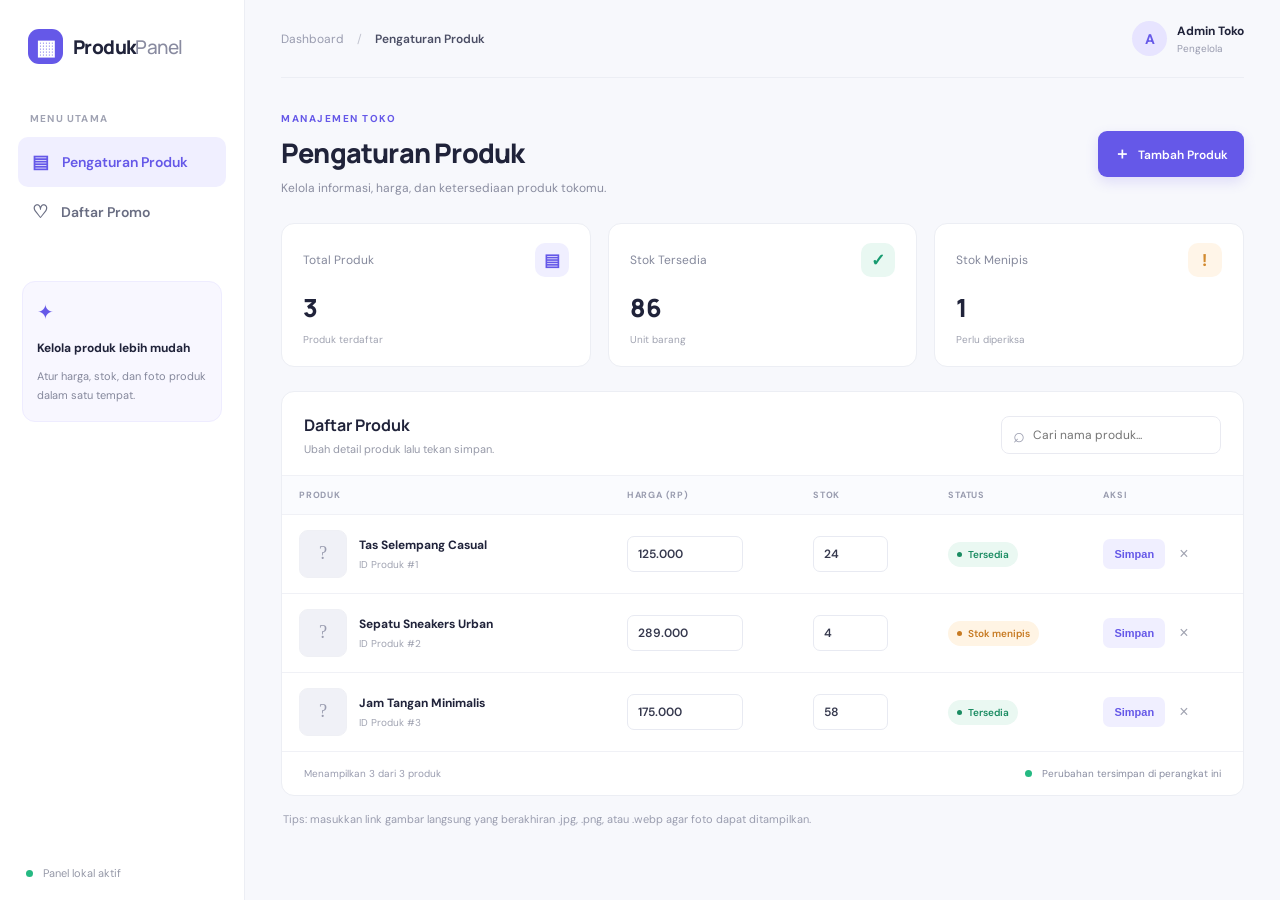
<file: index.html>
<!DOCTYPE html>
<html lang="id">
<head>
  <meta charset="UTF-8">
  <meta name="viewport" content="width=device-width, initial-scale=1.0">
  <title>Pengaturan Produk</title>
  <link rel="stylesheet" href="style.css">
</head>
<body>
  <div class="app-shell">
    <aside class="sidebar">
      <div class="brand"><span class="brand-icon">▦</span><span>Produk<span class="brand-light">Panel</span></span></div>
      <div class="nav-label">MENU UTAMA</div>
      <a class="nav-item active" href="index.html"><span>▤</span> Pengaturan Produk</a>
      <a class="nav-item" href="promo.html"><span>♡</span> Daftar Promo</a>
      <div class="sidebar-note"><div class="note-icon">✦</div><strong>Kelola produk lebih mudah</strong><p>Atur harga, stok, dan foto produk dalam satu tempat.</p></div>
      <div class="sidebar-footer"><span class="status-dot"></span> Panel lokal aktif</div>
    </aside>

    <main class="main-content">
      <header class="topbar">
        <div class="mobile-brand">▦ ProdukPanel</div>
        <div class="breadcrumb">Dashboard <span>/</span> <strong>Pengaturan Produk</strong></div>
        <div class="profile"><div class="avatar">A</div><div><strong>Admin Toko</strong><small>Pengelola</small></div></div>
      </header>
      <nav class="mobile-nav" aria-label="Navigasi utama">
        <a class="mobile-nav-item active" href="index.html"><span>▤</span> Pengaturan Produk</a>
        <a class="mobile-nav-item " href="promo.html"><span>♡</span> Daftar Promo</a>
      </nav>

      <section class="page-heading">
        <div><p class="eyebrow">MANAJEMEN TOKO</p><h1>Pengaturan Produk</h1><p class="subheading">Kelola informasi, harga, dan ketersediaan produk tokomu.</p></div>
        <button class="primary-btn" id="addProductBtn" type="button"><span>＋</span> Tambah Produk</button>
      </section>

      <section class="stats-grid">
        <article class="stat-card"><div class="stat-top"><span>Total Produk</span><span class="stat-icon purple">▤</span></div><strong id="totalProducts">3</strong><small>Produk terdaftar</small></article>
        <article class="stat-card"><div class="stat-top"><span>Stok Tersedia</span><span class="stat-icon green">✓</span></div><strong id="totalStock">86</strong><small>Unit barang</small></article>
        <article class="stat-card"><div class="stat-top"><span>Stok Menipis</span><span class="stat-icon orange">!</span></div><strong id="lowStock">1</strong><small>Perlu diperiksa</small></article>
      </section>

      <section class="product-panel">
        <div class="panel-header"><div><h2>Daftar Produk</h2><p>Ubah detail produk lalu tekan simpan.</p></div><div class="search-wrap"><span>⌕</span><input id="searchInput" type="search" placeholder="Cari nama produk..."></div></div>
        <div class="table-wrap">
          <table>
            <thead><tr><th>PRODUK</th><th>HARGA (RP)</th><th>STOK</th><th>STATUS</th><th class="action-heading">AKSI</th></tr></thead>
            <tbody id="productList"></tbody>
          </table>
        </div>
        <div class="panel-footer"><span id="resultCount">Menampilkan 3 produk</span><span class="saved-label"><span class="status-dot"></span> Perubahan tersimpan di perangkat ini</span></div>
      </section>
      <p class="page-footnote">Tips: masukkan link gambar langsung yang berakhiran .jpg, .png, atau .webp agar foto dapat ditampilkan.</p>
    </main>
  </div>

  <div class="modal-backdrop" id="modalBackdrop" hidden>
    <section class="modal" role="dialog" aria-modal="true" aria-labelledby="modalTitle">
      <div class="modal-heading"><div><p class="eyebrow">KATALOG TOKO</p><h2 id="modalTitle">Tambah Produk</h2></div><button class="close-btn" id="closeModal" aria-label="Tutup">×</button></div>
      <form id="productForm">
        <label>Nama produk<input id="newName" required maxlength="80" placeholder="Contoh: Tas selempang"></label>
        <label>Link gambar produk<input id="newImage" type="url" placeholder="https://contoh.com/gambar.jpg"></label>
        <div class="form-row"><label>Harga (Rp)<input id="newPrice" type="number" min="0" required placeholder="150000"></label><label>Jumlah stok<input id="newStock" type="number" min="0" required placeholder="20"></label></div>
        <div class="modal-actions"><button type="button" class="secondary-btn" id="cancelModal">Batal</button><button class="primary-btn" type="submit">Simpan Produk</button></div>
      </form>
    </section>
  </div>
  <div class="toast" id="toast"><span class="toast-check">✓</span><div><strong>Berhasil disimpan!</strong><small>Data produk sudah diperbarui.</small></div></div>
  <script src="script.js"></script>
</body>
</html>
</file>
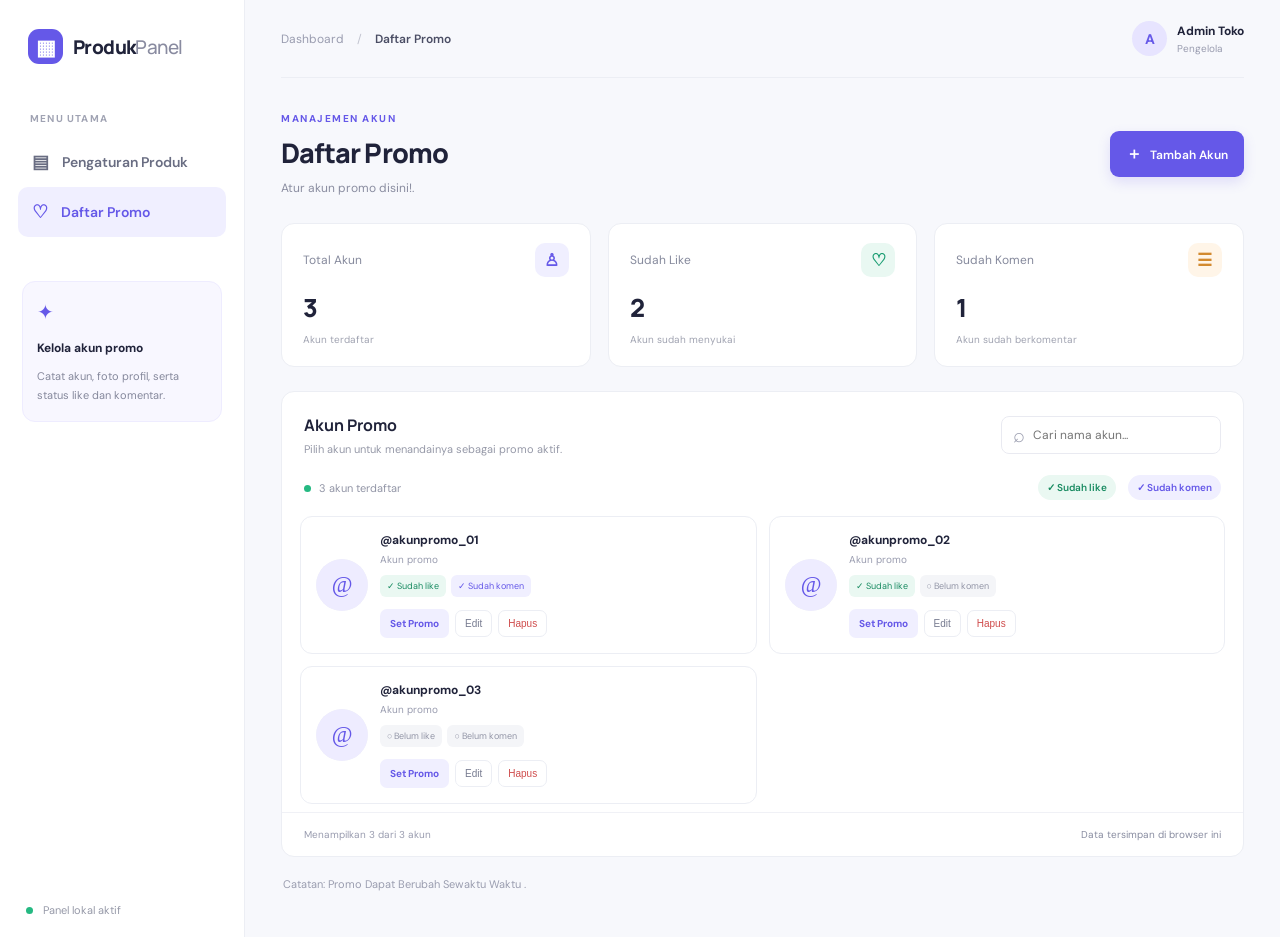
<file: promo.html>
<!DOCTYPE html>
<html lang="id"><head><meta charset="UTF-8"><meta name="viewport" content="width=device-width, initial-scale=1.0"><title>Daftar Promo - ProdukPanel</title><link rel="stylesheet" href="style.css"></head>
<body><div class="app-shell"><aside class="sidebar"><div class="brand"><span class="brand-icon">▦</span><span>Produk<span class="brand-light">Panel</span></span></div><div class="nav-label">MENU UTAMA</div><a class="nav-item" href="index.html"><span>▤</span> Pengaturan Produk</a><a class="nav-item active" href="promo.html"><span>♡</span> Daftar Promo</a><div class="sidebar-note"><div class="note-icon">✦</div><strong>Kelola akun promo</strong><p>Catat akun, foto profil, serta status like dan komentar.</p></div><div class="sidebar-footer"><span class="status-dot"></span> Panel lokal aktif</div></aside>
<main class="main-content"><header class="topbar"><div class="mobile-brand">▦ ProdukPanel</div><div class="breadcrumb"><a href="index.html" style="color:inherit;text-decoration:none">Dashboard</a> <span>/</span> <strong>Daftar Promo</strong></div><div class="profile"><div class="avatar">A</div><div><strong>Admin Toko</strong><small>Pengelola</small></div></div></header>
      <nav class="mobile-nav" aria-label="Navigasi utama">
        <a class="mobile-nav-item " href="index.html"><span>▤</span> Pengaturan Produk</a>
        <a class="mobile-nav-item active" href="promo.html"><span>♡</span> Daftar Promo</a>
      </nav>
<section class="page-heading"><div><p class="eyebrow">MANAJEMEN AKUN</p><h1>Daftar Promo</h1><p class="subheading">Atur akun promo disini!.</p></div><button class="primary-btn" id="addPromoBtn" type="button"><span>＋</span> Tambah Akun</button></section>
<section class="stats-grid"><article class="stat-card"><div class="stat-top"><span>Total Akun</span><span class="stat-icon purple">♙</span></div><strong id="promoTotal">0</strong><small>Akun terdaftar</small></article><article class="stat-card"><div class="stat-top"><span>Sudah Like</span><span class="stat-icon green">♡</span></div><strong id="likedTotal">0</strong><small>Akun sudah menyukai</small></article><article class="stat-card"><div class="stat-top"><span>Sudah Komen</span><span class="stat-icon orange">☰</span></div><strong id="commentTotal">0</strong><small>Akun sudah berkomentar</small></article></section>
<section class="product-panel promo-page-panel"><div class="panel-header"><div><h2>Akun Promo</h2><p>Pilih akun untuk menandainya sebagai promo aktif.</p></div><div class="search-wrap"><span>⌕</span><input id="promoSearch" type="search" placeholder="Cari nama akun..."></div></div><div class="promo-summary"><div><span class="summary-dot"></span><span id="promoCountLabel">0 akun terdaftar</span></div><div class="promo-legend"><span class="legend-like">✓ Sudah like</span><span class="legend-comment">✓ Sudah komen</span></div></div><div class="promo-list" id="promoList"></div><div class="panel-footer"><span id="promoResultCount">Menampilkan 0 akun</span><span class="saved-label">Data tersimpan di browser ini</span></div></section><p class="page-footnote">Catatan: Promo Dapat Berubah Sewaktu Waktu .</p></main></div>
<div class="modal-backdrop" id="promoModalBackdrop" hidden><section class="modal" role="dialog" aria-modal="true" aria-labelledby="promoModalTitle"><div class="modal-heading"><div><p class="eyebrow">MANAJEMEN PROMO</p><h2 id="promoModalTitle">Tambah Akun Promo</h2></div><button class="close-btn" id="closePromoModal" aria-label="Tutup">×</button></div><form id="promoForm"><label>Nama akun<input id="promoName" required maxlength="80" placeholder="Contoh: @akunpromo"></label><label>Link foto profil<input id="promoImage" type="url" placeholder="https://contoh.com/profil.jpg"></label><div class="form-row promo-check-row"><label>Sudah like?<select id="promoLiked"><option value="no">Belum</option><option value="yes">Sudah like</option></select></label><label>Sudah komen?<select id="promoCommented"><option value="no">Belum</option><option value="yes">Sudah komen</option></select></label></div><p class="promo-modal-note">Gunakan URL foto profil yang bisa diakses langsung dari browser.</p><div class="modal-actions"><button type="button" class="secondary-btn" id="cancelPromoModal">Batal</button><button class="primary-btn" type="submit">Simpan Akun</button></div></form></section></div><div class="toast" id="toast"><span class="toast-check">✓</span><div><strong>Berhasil disimpan!</strong><small>Data akun promo diperbarui.</small></div></div><script src="promo.js"></script></body></html>
</file>
<file: style.css>
@import url('https://fonts.googleapis.com/css2?family=DM+Sans:wght@400;500;600;700&family=Manrope:wght@400;500;600;700;800&display=swap');
:root{--ink:#20233a;--muted:#85899c;--line:#eceef4;--purple:#6558e8;--purple-dark:#5144d2;--bg:#f7f8fc;--green:#198b61;--orange:#c77a22}
*{box-sizing:border-box}body{margin:0;background:var(--bg);color:var(--ink);font-family:'DM Sans',sans-serif;font-size:14px}.app-shell{min-height:100vh;display:flex}.sidebar{width:245px;background:#fff;border-right:1px solid var(--line);padding:29px 18px 20px;display:flex;flex-direction:column;flex-shrink:0}.brand{display:flex;align-items:center;gap:10px;font:800 19px Manrope,sans-serif;letter-spacing:-.6px;padding:0 10px 48px}.brand-icon{display:grid;place-items:center;width:35px;height:35px;border-radius:11px;background:var(--purple);color:#fff;font-size:21px}.brand-light{font-weight:500;color:#898ba0}.nav-label{font-size:10px;font-weight:700;letter-spacing:1.2px;color:#a0a3b3;padding:0 12px 12px}.nav-item{display:flex;align-items:center;gap:13px;padding:13px 14px;border-radius:10px;color:#696d82;text-decoration:none;font-weight:600}.nav-item span{font-size:18px}.nav-item.active{background:#f0efff;color:var(--purple)}.sidebar-note{margin:44px 4px 0;padding:17px 14px;background:#f8f7ff;border:1px solid #eeecff;border-radius:13px}.note-icon{color:var(--purple);font-size:20px;margin-bottom:13px}.sidebar-note strong{font-size:12px}.sidebar-note p{font-size:11px;color:#85889c;line-height:1.7;margin-bottom:0}.sidebar-footer{margin-top:auto;padding:22px 8px 0;color:#9699a8;font-size:11px}.status-dot{display:inline-block;width:7px;height:7px;background:#25b982;border-radius:50%;margin-right:7px}.main-content{min-width:0;flex:1;padding:0 36px 30px}.topbar{height:78px;display:flex;align-items:center;justify-content:space-between;border-bottom:1px solid var(--line)}.breadcrumb{font-size:12px;color:#999caf}.breadcrumb span{padding:0 10px;color:#c1c3cf}.breadcrumb strong{color:#4a4d64;font-weight:600}.profile{display:flex;align-items:center;gap:10px}.avatar{width:35px;height:35px;border-radius:50%;background:#e7e4ff;color:var(--purple);display:grid;place-items:center;font-weight:700}.profile strong,.profile small{display:block}.profile strong{font-size:12px}.profile small{font-size:10px;color:#999caf;margin-top:3px}.mobile-brand{display:none}.page-heading{display:flex;justify-content:space-between;align-items:center;gap:18px;padding:34px 0 27px}.eyebrow{font-size:10px;font-weight:700;letter-spacing:1.5px;color:var(--purple);margin:0 0 9px}.page-heading h1{font:800 27px Manrope,sans-serif;letter-spacing:-.8px;margin:0}.subheading{color:#8a8da0;font-size:12px;margin:9px 0 0}.primary-btn,.secondary-btn{border:0;border-radius:9px;padding:12px 16px;font:600 12px 'DM Sans',sans-serif;cursor:pointer;transition:transform .18s,background .18s,box-shadow .18s}.primary-btn{background:var(--purple);color:#fff;box-shadow:0 5px 13px #6558e82a}.primary-btn:hover{background:var(--purple-dark);transform:translateY(-1px)}.primary-btn span{font-size:16px;margin-right:5px}.stats-grid{display:grid;grid-template-columns:repeat(3,minmax(0,1fr));gap:17px;margin-bottom:24px}.stat-card{background:#fff;border:1px solid var(--line);border-radius:13px;padding:19px 21px;min-width:0}.stat-top{display:flex;justify-content:space-between;align-items:center;color:#85899c;font-size:12px}.stat-icon{width:34px;height:34px;display:grid;place-items:center;border-radius:10px;font-weight:700;font-size:17px}.purple{color:var(--purple);background:#f0efff}.green{color:#179b70;background:#e9f8f2}.orange{color:#d28a2f;background:#fff5e8}.stat-card>strong{display:block;font:800 25px Manrope,sans-serif;margin:13px 0 4px}.stat-card>small{font-size:10px;color:#a0a3b1}.product-panel{background:#fff;border:1px solid var(--line);border-radius:13px;overflow:hidden}.panel-header{display:flex;justify-content:space-between;align-items:center;gap:15px;padding:22px 22px 19px}.panel-header h2{font:700 16px Manrope,sans-serif;margin:0}.panel-header p{font-size:11px;color:#9699a8;margin:6px 0 0}.search-wrap{display:flex;align-items:center;gap:8px;border:1px solid #e9eaf1;border-radius:8px;padding:0 11px;width:220px;color:#9b9eb0}.search-wrap span{font-size:20px}.search-wrap input{width:100%;min-width:0;border:0;outline:0;padding:10px 0;font:12px 'DM Sans',sans-serif;color:var(--ink)}.table-wrap{width:100%;overflow-x:auto}table{width:100%;border-collapse:collapse;text-align:left;white-space:nowrap}thead{background:#fafbfe}th{padding:13px 17px;font-size:9px;letter-spacing:.8px;color:#999caf;font-weight:700;border-top:1px solid #f0f1f6;border-bottom:1px solid #f0f1f6}td{padding:15px 17px;border-bottom:1px solid #f0f1f6;vertical-align:middle}tbody tr:last-child td{border-bottom:0}.product-cell{display:flex;align-items:center;gap:12px;min-width:230px}.product-image{width:48px;height:48px;object-fit:cover;border-radius:9px;background:#f1f2f7;border:1px solid #eff0f5}.product-name{font-weight:700;font-size:12px;max-width:180px;overflow:hidden;text-overflow:ellipsis}.product-id{font-size:10px;color:#a1a4b2;margin-top:5px}.edit-input{width:116px;border:1px solid #e8eaf2;border-radius:7px;background:#fff;padding:9px 10px;font:600 12px 'DM Sans',sans-serif;color:#35384d;outline:none}.edit-input:focus{border-color:#9c94ff;box-shadow:0 0 0 3px #6558e815}.stock-input{width:75px}.status-pill{display:inline-flex;align-items:center;gap:6px;padding:6px 9px;border-radius:20px;font-size:10px;font-weight:600}.status-pill:before{content:'';width:5px;height:5px;border-radius:50%;background:currentColor}.in-stock{background:#eaf8f2;color:#198b61}.low-stock{background:#fff4e4;color:#c77a22}.out-stock{background:#fff0f0;color:#cf4b4b}.action-cell{display:flex;align-items:center;gap:7px}.save-btn{border:0;background:#f0efff;color:var(--purple);font-weight:700;font-size:11px;border-radius:7px;padding:9px 11px;cursor:pointer}.save-btn:hover{background:#e5e2ff}.delete-btn{border:0;background:transparent;color:#a0a3b1;cursor:pointer;font-size:16px;padding:7px}.delete-btn:hover{color:#d34f5a}.panel-footer{border-top:1px solid #f0f1f6;padding:15px 22px;display:flex;justify-content:space-between;gap:12px;color:#999caf;font-size:10px}.saved-label{color:#888ca0}.page-footnote{color:#9a9daf;font-size:11px;margin:16px 2px}.toast{position:fixed;right:24px;bottom:24px;z-index:10;display:flex;align-items:center;gap:12px;padding:15px 19px;background:#fff;border:1px solid #dff4e9;border-radius:12px;box-shadow:0 12px 40px #20233a18;opacity:0;transform:translateY(15px);pointer-events:none;transition:opacity .25s,transform .25s}.toast.show{opacity:1;transform:translateY(0)}.toast-check{width:31px;height:31px;border-radius:50%;background:#e8f8f0;color:#16895f;display:grid;place-items:center;font-size:16px;font-weight:700}.toast strong,.toast small{display:block}.toast strong{font-size:12px}.toast small{font-size:10px;color:#9295a6;margin-top:4px}.modal-backdrop{position:fixed;inset:0;background:#20233a70;display:grid;place-items:center;padding:20px;z-index:20}.modal-backdrop[hidden]{display:none}.modal{background:white;border-radius:16px;width:min(100%,470px);padding:25px;box-shadow:0 20px 70px #17172c35;animation:pop .2s ease-out}.modal-heading{display:flex;justify-content:space-between;align-items:flex-start;margin-bottom:22px}.modal-heading h2{font:800 21px Manrope,sans-serif;margin:0}.close-btn{border:0;background:#f4f5f9;border-radius:8px;font-size:23px;width:33px;height:33px;cursor:pointer;color:#666a7d}.modal form label{display:block;font-size:11px;font-weight:700;color:#5d6075;margin-bottom:15px}.modal input{display:block;width:100%;margin-top:7px;border:1px solid #e6e8f0;border-radius:8px;padding:12px;font:12px 'DM Sans',sans-serif;outline:none}.modal input:focus{border-color:#9c94ff;box-shadow:0 0 0 3px #6558e815}.form-row{display:grid;grid-template-columns:1fr 1fr;gap:13px}.modal-actions{display:flex;justify-content:flex-end;gap:9px;margin-top:8px}.secondary-btn{background:#f1f2f7;color:#686b7d}.secondary-btn:hover{background:#e7e8ef}@keyframes pop{from{opacity:0;transform:scale(.97) translateY(8px)}to{opacity:1;transform:scale(1) translateY(0)}}
@media(max-width:1050px){.sidebar{width:205px}.main-content{padding:0 23px 25px}.product-cell{min-width:205px}th,td{padding-left:12px;padding-right:12px}.edit-input{width:105px}}
@media(max-width:760px){.sidebar{display:none}.main-content{padding:0 15px 25px}.topbar{height:64px}.mobile-brand{display:block;font:800 15px Manrope,sans-serif}.breadcrumb{display:none}.profile{gap:7px}.profile strong{font-size:11px}.page-heading{padding:26px 0 22px;align-items:flex-start}.page-heading h1{font-size:23px}.subheading{max-width:310px;line-height:1.6}.page-heading>.primary-btn{padding:11px 12px;white-space:nowrap;font-size:11px}.stats-grid{gap:9px}.stat-card{padding:13px 12px;border-radius:10px}.stat-top{font-size:10px;align-items:flex-start;gap:4px}.stat-icon{width:27px;height:27px;font-size:14px;flex-shrink:0}.stat-card>strong{font-size:22px;margin-top:11px}.stat-card>small{font-size:9px}.panel-header{padding:18px 14px;align-items:flex-start;flex-direction:column}.search-wrap{width:100%}.table-wrap{padding-bottom:2px}table{min-width:700px}th{font-size:9px}.panel-footer{padding:14px;align-items:flex-start;flex-direction:column}.page-footnote{line-height:1.6}.toast{left:15px;right:15px;bottom:15px}.modal{padding:20px}}
@media(max-width:390px){.main-content{padding-left:11px;padding-right:11px}.page-heading{gap:9px}.page-heading h1{font-size:20px}.page-heading>.primary-btn{font-size:10px;padding:10px 9px}.stats-grid{gap:6px}.stat-card{padding:11px 9px}.stat-top{font-size:9px}.stat-card>strong{font-size:19px}.stat-card>small{font-size:8px}}

/* Daftar Promo page */
.promo-page-panel{margin-bottom:20px}.promo-summary{display:flex;justify-content:space-between;align-items:center;gap:12px;padding:0 22px 16px;color:#9295a6;font-size:11px}.summary-dot{display:inline-block;width:7px;height:7px;border-radius:50%;background:#25b982;margin-right:8px}.promo-legend{display:flex;gap:12px;flex-wrap:wrap}.legend-like,.legend-comment{font-size:10px;font-weight:600;padding:6px 9px;border-radius:20px;background:#eaf8f2;color:#198b61}.legend-comment{background:#f0efff;color:#6558e8}.promo-list{padding:0 18px 8px;display:grid;grid-template-columns:repeat(2,minmax(0,1fr));gap:12px}.promo-card{border:1px solid #eceef4;border-radius:12px;padding:15px;display:flex;align-items:center;gap:12px;min-width:0}.promo-avatar{width:52px;height:52px;border-radius:50%;object-fit:cover;background:#f1f2f7;flex-shrink:0}.promo-info{flex:1;min-width:0}.promo-name{font-weight:700;font-size:12px;overflow:hidden;text-overflow:ellipsis;white-space:nowrap}.promo-subtitle{font-size:10px;color:#999caf;margin-top:5px}.promo-statuses{display:flex;gap:5px;flex-wrap:wrap;margin-top:9px}.promo-status{font-size:9px;padding:5px 7px;border-radius:6px;background:#f4f5f8;color:#9295a6}.promo-status.done{background:#eaf8f2;color:#198b61}.promo-status.comment-done{background:#f0efff;color:#6558e8}.promo-card-actions{display:flex;gap:6px;align-items:center;margin-top:12px}.promo-set-btn{border:0;border-radius:7px;padding:8px 10px;background:#f0efff;color:#6558e8;font:700 10px 'DM Sans',sans-serif;cursor:pointer}.promo-set-btn.selected{background:#198b61;color:white}.promo-edit-btn,.promo-delete-btn{border:1px solid #eceef4;background:white;color:#777b90;border-radius:7px;padding:7px 9px;cursor:pointer;font-size:10px}.promo-delete-btn{color:#cf4b4b}.promo-empty{padding:30px;text-align:center;color:#999caf;font-size:12px;grid-column:1/-1}.promo-check-row select{display:block;width:100%;margin-top:7px;border:1px solid #e6e8f0;border-radius:8px;padding:12px;font:12px 'DM Sans',sans-serif;background:white;color:#35384d}.promo-modal-note{font-size:10px;color:#999caf;line-height:1.6;margin:-3px 0 15px}@media(max-width:760px){.promo-list{grid-template-columns:1fr;padding:0 12px 8px}.promo-summary{padding:0 14px 15px;align-items:flex-start;flex-direction:column}.promo-card{padding:12px}.promo-avatar{width:46px;height:46px}}

/* Navigasi pengganti sidebar untuk layar HP */
.mobile-nav{display:none}
@media(max-width:760px){
  .mobile-nav{display:flex;position:sticky;top:0;z-index:10;gap:8px;padding:10px 0;background:var(--bg);border-bottom:1px solid var(--line);}
  .mobile-nav-item{display:flex;align-items:center;justify-content:center;gap:7px;flex:1;min-width:0;padding:11px 8px;border:1px solid var(--line);border-radius:9px;background:#fff;color:#696d82;text-decoration:none;font-size:11px;font-weight:700;text-align:center;}
  .mobile-nav-item span{font-size:16px;line-height:1}
  .mobile-nav-item.active{background:#f0efff;color:var(--purple);border-color:#e5e2ff}
}
@media(max-width:360px){.mobile-nav{gap:5px}.mobile-nav-item{font-size:10px;padding:10px 5px;gap:5px}}
</file>
